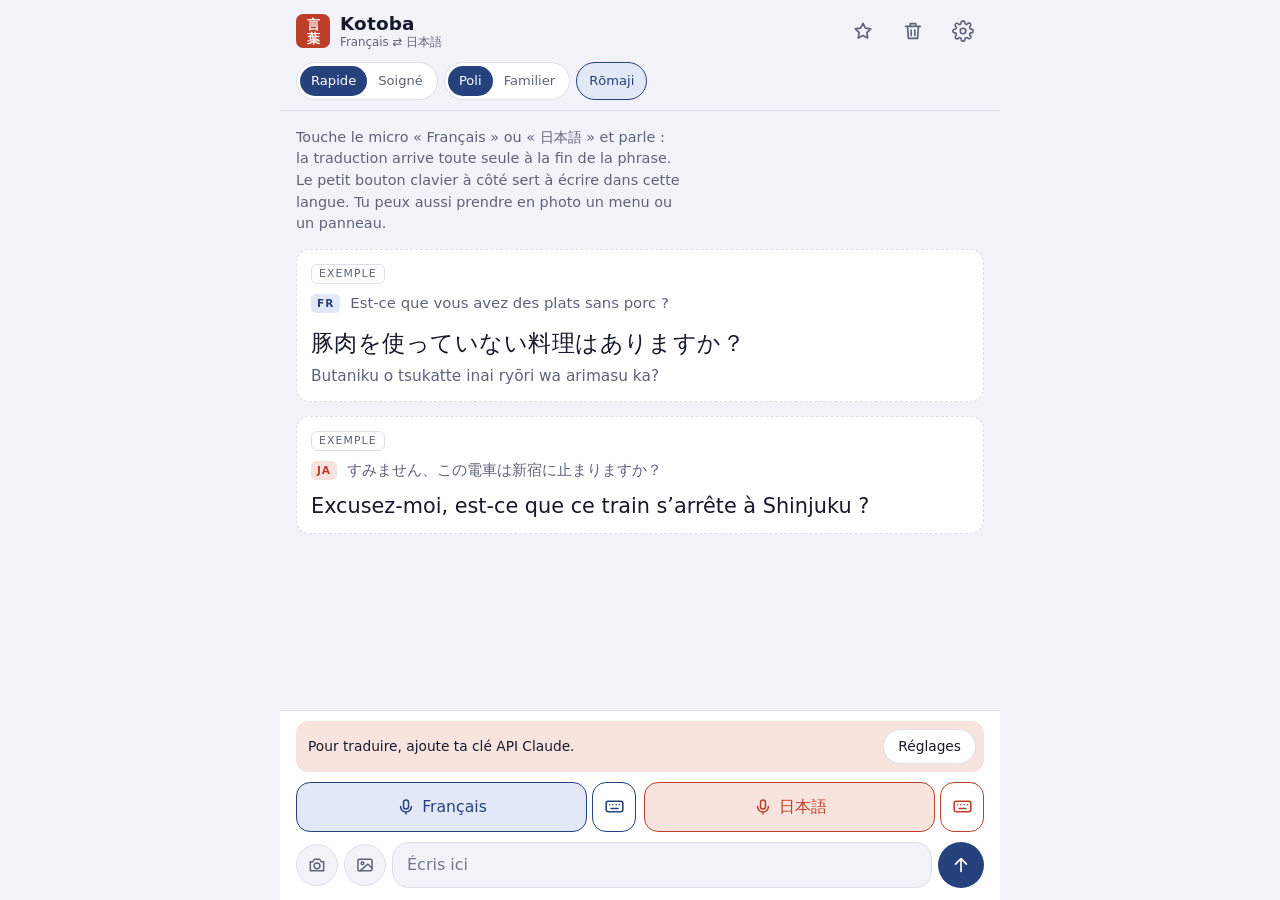
<file: web/index.html>
<!doctype html>
<html lang="fr">
<head>
<meta charset="utf-8">
<meta name="viewport" content="width=device-width, initial-scale=1, viewport-fit=cover, interactive-widget=resizes-content">
<meta http-equiv="Content-Security-Policy" content="default-src 'self'; script-src 'self'; style-src 'self' https://fonts.googleapis.com; font-src https://fonts.gstatic.com; img-src 'self' blob: data:; connect-src 'self' https://api.anthropic.com">
<meta name="theme-color" content="#F2F3F8" media="(prefers-color-scheme: light)">
<meta name="theme-color" content="#0E1120" media="(prefers-color-scheme: dark)">
<title>Kotoba</title>
<link rel="preconnect" href="https://fonts.googleapis.com">
<link rel="preconnect" href="https://fonts.gstatic.com" crossorigin>
<link rel="stylesheet" href="https://fonts.googleapis.com/css2?family=Zen+Kaku+Gothic+New:wght@400;500;700&display=swap">
<link rel="stylesheet" href="https://fonts.googleapis.com/css2?family=Shippori+Mincho+B1:wght@800&text=%E8%A8%80%E8%91%89&display=swap">
<link rel="stylesheet" href="app.css">
</head>
<body>
<div class="app">
  <header class="top band">
    <div class="brandrow">
      <span class="seal" aria-hidden="true"><span><b>言</b><b>葉</b></span></span>
      <div class="brand"><span class="name">Kotoba</span><span class="pair">Français ⇄ <span lang="ja">日本語</span></span></div>
      <span class="spacer"></span>
      <button id="camLiveBtn" class="icon-btn" type="button" aria-label="Caméra live : traduire le japonais filmé" hidden></button>
      <button id="liveBtn" class="icon-btn" type="button" aria-label="Live : traduire le japonais entendu autour de moi" hidden></button>
      <button id="favBtn" class="icon-btn" type="button" aria-pressed="false" aria-label="Afficher seulement les favoris"></button>
      <button id="clearBtn" class="icon-btn" type="button" aria-label="Effacer la conversation"></button>
      <button id="setBtn" class="icon-btn" type="button" aria-label="Réglages"></button>
    </div>
    <div id="confirm" class="confirm" hidden>
      <span id="confirmText">Effacer la conversation ?</span>
      <span class="spacer"></span>
      <button id="cancelClear" class="txt-btn" type="button">Annuler</button>
      <button id="doClear" class="txt-btn danger" type="button">Effacer</button>
    </div>
    <div class="prefs" role="group" aria-label="Réglages de traduction">
      <div class="seg" role="group" aria-label="Vitesse de traduction">
        <button type="button" id="tierQuick" data-pref="tier" data-val="quick">Rapide</button>
        <button type="button" id="tierCareful" data-pref="tier" data-val="careful">Soigné</button>
      </div>
      <div class="seg" role="group" aria-label="Registre du japonais">
        <button type="button" id="regPolite" data-pref="polite" data-val="1">Poli</button>
        <button type="button" id="regCasual" data-pref="polite" data-val="0">Familier</button>
      </div>
      <button type="button" id="romajiBtn" class="chip" aria-pressed="true">Rōmaji</button>
    </div>
  </header>

  <main id="thread" class="thread band"></main>

  <footer class="composer band">
    <div id="banner" class="banner" hidden>
      <span id="bannerText"></span>
      <button id="bannerBtn" class="txt-btn" type="button">Réglages</button>
    </div>
    <div class="speakers" role="group" aria-label="Parler ou écrire">
      <div class="spk-pair fr">
        <button type="button" class="spk" data-mic="fr" aria-pressed="false"><span class="ico"></span><span class="lbl">Français</span></button>
        <button type="button" class="kbd" data-kbd="fr" aria-label="Écrire en français"></button>
      </div>
      <div class="spk-pair ja" lang="ja">
        <button type="button" class="spk" data-mic="ja" aria-pressed="false"><span class="ico"></span><span class="lbl">日本語</span></button>
        <button type="button" class="kbd" data-kbd="ja" aria-label="日本語で入力"></button>
      </div>
    </div>
    <form id="form" class="field" autocomplete="off">
      <label id="cameraBtn" class="round photo" for="cameraInput" role="button" tabindex="0" aria-label="Prendre une photo"></label>
      <input id="cameraInput" class="vh" type="file" accept="image/*" capture="environment" tabindex="-1">
      <label id="galleryBtn" class="round photo" for="galleryInput" role="button" tabindex="0" aria-label="Choisir une photo dans la galerie"></label>
      <input id="galleryInput" class="vh" type="file" accept="image/*" tabindex="-1">
      <textarea id="src" rows="1" enterkeyhint="send" aria-label="Texte à traduire"></textarea>
      <button type="submit" id="sendBtn" class="round send" aria-label="Traduire"></button>
    </form>
  </footer>
</div>

<div id="show" class="show" role="dialog" aria-modal="true" aria-label="Traduction en grand" hidden>
  <button id="closeShow" class="icon-btn close" type="button" aria-label="Fermer"></button>
  <div class="big">
    <p id="showFrom" class="from"></p>
    <p id="showTr" class="bigtr"></p>
    <p id="showRo" class="bigro"></p>
  </div>
  <div class="showacts"><button id="showSpeak" class="txt-btn" type="button"></button></div>
</div>

<div id="live" class="panel live" role="dialog" aria-modal="true" aria-labelledby="liveTitle" hidden>
  <div class="panel-bar band">
    <div class="live-head"><h2 id="liveTitle">Live</h2><p id="liveState" class="live-state" role="status"></p><div class="meter" aria-hidden="true"><i id="liveLevel"></i></div></div>
    <button id="liveClose" class="icon-btn" type="button" aria-label="Arrêter et fermer"></button>
  </div>
  <div id="liveList" class="live-list band"></div>
  <div class="live-foot band">
    <p id="livePartial" class="live-partial" lang="ja"></p>
    <button id="liveToggle" class="live-toggle" type="button"></button>
    <details id="liveJournal" class="found">
      <summary>Journal du Live (en cas de souci)</summary>
      <pre id="liveLog" class="log"></pre>
      <div class="set-acts"><button id="liveCopyLog" class="txt-btn" type="button">Copier le journal</button></div>
    </details>
  </div>
</div>

<div id="settings" class="panel" role="dialog" aria-modal="true" aria-labelledby="setTitle" hidden>
  <div class="panel-bar band">
    <h2 id="setTitle">Réglages</h2>
    <button id="closeSettings" class="icon-btn" type="button" aria-label="Fermer"></button>
  </div>
  <div class="panel-body band">
    <section class="set-block">
      <h3>Clé API Claude</h3>
      <p class="hint">Kotoba appelle Claude directement avec ta clé. Elle reste seulement sur ce téléphone.</p>
      <div class="keyrow">
        <input id="keyInput" type="password" autocomplete="off" autocapitalize="off" autocorrect="off" spellcheck="false" placeholder="sk-ant-…" aria-label="Clé API">
        <button id="keyShow" class="txt-btn" type="button">Afficher</button>
      </div>
      <label class="ws-label" for="wsInput">Workspace, seulement si ta clé n’est liée à aucun</label>
      <input id="wsInput" class="ws-input" type="text" autocomplete="off" autocapitalize="off" autocorrect="off" spellcheck="false" placeholder="wrkspc_… (sinon laisse vide)">
      <div class="set-acts">
        <button id="keyDelete" class="txt-btn" type="button">Supprimer</button>
        <button id="keySave" class="txt-btn primary" type="button">Enregistrer et tester</button>
      </div>
      <p id="keyStatus" class="key-status" role="status"></p>
      <ol class="steps">
        <li>Ouvre <a href="https://platform.claude.com/settings/keys" target="_blank" rel="noopener">platform.claude.com</a> et connecte-toi (même compte que Claude).</li>
        <li><a href="https://platform.claude.com/settings/billing" target="_blank" rel="noopener">Billing</a> : ajoute un peu de crédit. 5 $ suffisent pour des milliers de phrases.</li>
        <li>API Keys : « Create key ». Lie la clé à un workspace (par exemple Default), puis copie-la et colle-la ci-dessus.</li>
        <li>Clé déjà créée sans workspace ? Colle l’ID du workspace (colonne ID de la page <a href="https://platform.claude.com/settings/workspaces" target="_blank" rel="noopener">Workspaces</a>) dans le second champ.</li>
      </ol>
      <p class="hint">C’est facturé à l’usage, à part de ton abonnement Claude.</p>
    </section>
    <section class="set-block">
      <h3>Dictée</h3>
      <label class="range-row" for="silenceInput"><span>Fin de la dictée après un silence de</span><output id="silenceOut" for="silenceInput"></output></label>
      <input id="silenceInput" class="range" type="range" min="1" max="15" step="0.5">
      <p class="hint">Plus c’est long, plus tu peux faire de pauses en parlant. Touche à nouveau le micro pour finir tout de suite.</p>
      <details class="found">
        <summary>Journal de la dernière dictée (en cas de souci)</summary>
        <pre id="speechLog" class="log"></pre>
        <div class="set-acts"><button id="copyLog" class="txt-btn" type="button">Copier le journal</button></div>
      </details>
    </section>
    <section class="set-block">
      <h3>Voix</h3>
      <div class="set-row">
        <span>Voix pour « Écouter »</span>
        <div class="seg" role="group" aria-label="Voix">
          <button type="button" data-voice="female">Femme</button>
          <button type="button" data-voice="male">Homme</button>
        </div>
      </div>
      <div class="set-acts">
        <button id="tryFr" class="txt-btn" type="button">Écouter en français</button>
        <button id="tryJa" class="txt-btn" type="button" lang="ja">日本語で聞く</button>
      </div>
      <p id="voiceInfo" class="hint"></p>
    </section>
    <section class="set-block">
      <h3>Clavier</h3>
      <div class="set-row">
        <label for="kanaInput">Japonais tapé en rōmaji → かな</label>
        <input id="kanaInput" class="switch" type="checkbox">
      </div>
      <p class="hint">Pour les claviers qui ne passent pas en japonais tout seuls, comme celui de Samsung : avec le bouton clavier 日本語, on tape « arigatou » et Kotoba écrit ありがとう. Il s’active tout seul quand le clavier reste en alphabet.</p>
    </section>
    <section class="set-block">
      <h3>Consommation</h3>
      <p id="usageText" class="hint"></p>
      <div class="set-acts"><button id="usageReset" class="txt-btn" type="button">Remettre à zéro</button></div>
    </section>
    <section class="set-block">
      <h3>Modèles</h3>
      <p class="hint">Rapide : Claude Haiku 5.5. Soigné et photos : Claude Sonnet 5.5.</p>
    </section>
    <p id="version" class="hint version"></p>
  </div>
</div>

<div id="lensView" class="lensview" role="dialog" aria-modal="true" aria-label="Photo traduite" hidden>
  <div class="lv-bar">
    <button id="lvClose" class="icon-btn" type="button" aria-label="Fermer"></button>
    <p id="lvTitle" class="lv-title"></p>
    <button id="lvTurn" class="icon-btn" type="button" aria-label="Tourner la photo"></button>
    <button id="lvOrig" class="chip" type="button" aria-pressed="false">Original</button>
  </div>
  <div id="lvScroll" class="lv-scroll"><div id="lvWrap" class="lv-wrap"></div></div>
  <p class="lv-hint">Touche un texte pour le lire en entier.</p>
  <div class="lv-zoom">
    <button id="lvOut" type="button" aria-label="Dézoomer">−</button>
    <span id="lvLevel">×1</span>
    <button id="lvIn" type="button" aria-label="Zoomer">+</button>
  </div>
</div>

<div id="sheet" class="sheet" role="dialog" aria-label="Texte traduit" hidden>
  <div class="sheet-in band">
    <p id="sheetO" class="sheet-o" lang="ja"></p>
    <p id="sheetT" class="sheet-t" lang="fr"></p>
    <div class="sheet-acts">
      <button id="sheetSpeak" class="txt-btn" type="button">Écouter le japonais</button>
      <button id="sheetClose" class="txt-btn" type="button">Fermer</button>
    </div>
  </div>
</div>

<div id="toast" class="toast" role="status" hidden></div>

<script src="app.js"></script>
</body>
</html>
</file>
<file: web/app.css>
/* Layout: one-screen phone app — header with brand and settings, scrolling thread of translation cards, composer docked at the bottom with the two microphone keys */
:root{
  --paper:#F2F3F8; --surface:#FFFFFF; --ink:#151A2C; --muted:#5D6479; --line:#DCE0EB;
  --ai:#25427C; --ai-soft:#E2E8F5; --on-ai:#FFFFFF;
  --shu:#BD3F2A; --shu-soft:#F8E4DF; --on-shu:#FFFFFF;
  --danger:#B3261E; --on-danger:#FFFFFF;
  --f-ui:"Zen Kaku Gothic New","Hiragino Sans","Noto Sans JP","Noto Sans CJK JP","Yu Gothic",system-ui,sans-serif;
  --f-seal:"Shippori Mincho B1","Hiragino Mincho ProN","Yu Mincho","Noto Serif JP","Noto Serif CJK JP",serif;
  --r:14px;
  /* space taken by the status and navigation bars: the Android app sets these, browsers use env() */
  --inset-top:env(safe-area-inset-top,0px); --inset-bottom:env(safe-area-inset-bottom,0px);
  /* photo overlays and the photo viewer keep one look in both themes: they sit on a photograph */
  --ov-bg:rgba(248,249,252,.95); --ov-fg:#10131F; --ov-edge:rgba(16,19,31,.14);
  --viewer-bg:#0B0D16; --viewer-fg:#F2F3F8; --viewer-ctl:rgba(242,243,248,.14);
  color-scheme:light;
}
@media (prefers-color-scheme: dark){
  :root:not([data-theme="light"]){
    --paper:#0E1120; --surface:#171B2D; --ink:#E8EAF3; --muted:#9AA1B7; --line:#283049;
    --ai:#93ABEB; --ai-soft:#212A47; --on-ai:#0E1120;
    --shu:#EA7A63; --shu-soft:#3A2321; --on-shu:#0E1120;
    --danger:#F2B8B5; --on-danger:#0E1120;
    color-scheme:dark;
  }
}
:root[data-theme="dark"]{
  --paper:#0E1120; --surface:#171B2D; --ink:#E8EAF3; --muted:#9AA1B7; --line:#283049;
  --ai:#93ABEB; --ai-soft:#212A47; --on-ai:#0E1120;
  --shu:#EA7A63; --shu-soft:#3A2321; --on-shu:#0E1120;
  --danger:#F2B8B5; --on-danger:#0E1120;
  color-scheme:dark;
}
*{box-sizing:border-box}
html,body{height:100%;margin:0}
body{background:var(--paper);color:var(--ink);font-family:var(--f-ui);font-size:16px;line-height:1.5;overflow:hidden;-webkit-text-size-adjust:100%}
button{font:inherit;color:inherit;background:none;border:0;cursor:pointer;-webkit-tap-highlight-color:transparent}
:focus-visible{outline:2px solid var(--ai);outline-offset:2px}
svg{display:block}
a{color:var(--ai)}

.app{height:100%;max-width:720px;margin:0 auto;display:flex;flex-direction:column}
.band{padding-left:max(16px,env(safe-area-inset-left,0px));padding-right:max(16px,env(safe-area-inset-right,0px))}

/* Header */
.top{flex:none;padding-top:calc(10px + var(--inset-top));padding-bottom:10px;border-bottom:1px solid var(--line);display:flex;flex-direction:column;gap:10px}
.brandrow{display:flex;align-items:center;gap:8px}
.seal b{font-weight:800}
.seal{flex:none;width:34px;height:34px;border-radius:7px;background:var(--shu);color:var(--on-shu);display:grid;place-items:center;font-family:var(--f-seal);font-weight:800;font-size:13px;line-height:1}
.seal span{display:flex;flex-direction:column;align-items:center;gap:1px}
.brand{display:flex;flex-direction:column;line-height:1.2;min-width:0;margin-left:2px}
.name{font-weight:700;font-size:1.15rem;letter-spacing:.01em}
.pair{font-size:.74rem;color:var(--muted);white-space:nowrap;overflow:hidden;text-overflow:ellipsis}
.spacer{flex:1}
.icon-btn{flex:none;width:42px;height:42px;border-radius:12px;display:grid;place-items:center;color:var(--muted)}
.icon-btn svg{width:22px;height:22px}
@media (max-width:420px){.brandrow{gap:2px}.brandrow .icon-btn{width:38px}.brand{margin:0 6px 0 8px}}
@media (max-width:380px){.brandrow .icon-btn{width:35px}.brand{margin:0 2px 0 6px}.pair{font-size:.7rem}}
@media (max-width:340px){.brand{display:none}}
.icon-btn[aria-pressed="true"]{background:var(--shu-soft);color:var(--shu)}
.icon-btn[aria-pressed="true"] svg path{fill:currentColor}
.prefs{display:flex;gap:6px;overflow-x:auto;scrollbar-width:none;margin-inline:-2px;padding-inline:2px}
.prefs::-webkit-scrollbar{display:none}
.seg{flex:none;display:inline-flex;background:var(--surface);border:1px solid var(--line);border-radius:999px;padding:3px}
.seg button{padding:5px 11px;border-radius:999px;font-size:.82rem;color:var(--muted);white-space:nowrap}
.seg button[aria-pressed="true"]{background:var(--ai);color:var(--on-ai);font-weight:500}
.chip{flex:none;border:1px solid var(--line);background:var(--surface);border-radius:999px;padding:5px 12px;font-size:.82rem;color:var(--muted);white-space:nowrap}
.chip[aria-pressed="true"]{border-color:var(--ai);color:var(--ai);background:var(--ai-soft);font-weight:500}
.confirm{display:flex;align-items:center;gap:8px;flex-wrap:wrap;font-size:.9rem;background:var(--surface);border:1px solid var(--line);border-radius:12px;padding:8px 8px 8px 12px}
.txt-btn{padding:6px 14px;border-radius:999px;border:1px solid var(--line);font-size:.86rem;background:var(--surface);color:var(--ink)}
.txt-btn.danger{background:var(--danger);color:var(--on-danger);border-color:transparent}
.txt-btn.primary{background:var(--ai);color:var(--on-ai);border-color:transparent;font-weight:500}
.txt-btn:disabled{opacity:.5;cursor:default}

/* Thread */
.thread{flex:1;min-height:0;overflow-y:auto;overscroll-behavior:contain;padding-block:16px 20px;display:flex;flex-direction:column;gap:14px}
.intro{margin:0;color:var(--muted);font-size:.9rem;max-width:42ch}
.card{flex:none;background:var(--surface);border:1px solid var(--line);border-radius:var(--r);padding:14px 14px 6px;display:flex;flex-direction:column;gap:10px;min-width:0}
.card.example{border-style:dashed}
.badge{align-self:flex-start;font-size:.68rem;letter-spacing:.1em;text-transform:uppercase;color:var(--muted);border:1px solid var(--line);border-radius:6px;padding:1px 7px;margin-bottom:-2px}
.src{display:flex;gap:10px;align-items:flex-start;color:var(--muted);font-size:.93rem;min-width:0}
.src p{margin:0;min-width:0;overflow-wrap:anywhere;white-space:pre-wrap}
.tag{flex:none;font-size:.66rem;font-weight:700;letter-spacing:.09em;padding:3px 6px;border-radius:5px;margin-top:2px;line-height:1.2}
.tag.fr{background:var(--ai-soft);color:var(--ai)}
.tag.ja{background:var(--shu-soft);color:var(--shu)}
.thumb{flex:none;width:64px;height:64px;object-fit:cover;border-radius:10px;border:1px solid var(--line)}
.out{display:flex;flex-direction:column;gap:4px;min-width:0;padding-bottom:6px}
.tr{margin:0;font-size:1.3rem;line-height:1.45;font-weight:500;overflow-wrap:anywhere;white-space:pre-wrap}
.out[lang="ja"] .tr{font-size:1.45rem;line-height:1.6;letter-spacing:.02em}
.ro{margin:0;color:var(--muted);font-size:.96rem;overflow-wrap:anywhere}
.rt{display:inline-flex;gap:2px;margin-left:8px;vertical-align:middle;border:1px solid var(--line);border-radius:999px;padding:2px;background:var(--paper)}
.rt button{min-width:34px;padding:3px 8px;border-radius:999px;font-size:.72rem;font-weight:700;letter-spacing:.06em;color:var(--muted)}
.rt button[aria-pressed="true"]{background:var(--shu-soft);color:var(--shu)}
.rt button[data-view="fr"][aria-pressed="true"]{background:var(--ai-soft);color:var(--ai)}
.note{margin:6px 0 0;font-size:.86rem;color:var(--muted);border-left:2px solid var(--shu);padding-left:10px}
.rows{display:flex;flex-direction:column;gap:10px}
.rows .lead{margin:0;font-weight:700;font-size:1.02rem}
.rows .plain{margin:0;color:var(--muted);font-size:.9rem}
.row{display:flex;flex-direction:column;gap:1px;min-width:0}
.row .orig{color:var(--muted);font-size:.9rem;overflow-wrap:anywhere}
.row .trl{font-size:1.06rem;font-weight:500;overflow-wrap:anywhere}
.dots{display:inline-flex;gap:6px;padding:8px 0 10px}
.dots i{width:7px;height:7px;border-radius:50%;background:var(--muted);animation:blink 1.1s infinite ease-in-out}
.dots i:nth-child(2){animation-delay:.18s}
.dots i:nth-child(3){animation-delay:.36s}
@keyframes blink{0%,80%,100%{opacity:.25}40%{opacity:1}}
.err{display:flex;align-items:center;gap:10px;flex-wrap:wrap;color:var(--danger);font-size:.9rem;padding-bottom:8px}
.acts{display:flex;flex-wrap:wrap;gap:2px;margin-inline:-8px;border-top:1px solid var(--line);padding-top:2px}
.act{display:inline-flex;align-items:center;gap:6px;padding:9px 8px;border-radius:10px;color:var(--muted);font-size:.8rem}
.act svg{width:19px;height:19px}
.act:active{background:var(--ai-soft)}
.act.on{color:var(--shu)}
.act.on svg path{fill:currentColor}

/* Composer */
.composer{flex:none;background:var(--surface);border-top:1px solid var(--line);padding-top:10px;padding-bottom:max(12px,var(--inset-bottom));display:flex;flex-direction:column;gap:10px}
.banner{display:flex;align-items:center;gap:10px;font-size:.86rem;padding:8px 8px 8px 12px;border-radius:12px;background:var(--shu-soft);color:var(--ink)}
.banner span{flex:1;min-width:0}
.speakers{display:grid;grid-template-columns:1fr 1fr;gap:8px}
/* each language: a wide microphone key and a small keyboard key */
.spk-pair{--accent:var(--ai);--accent-soft:var(--ai-soft);--on-accent:var(--on-ai);display:flex;gap:5px;min-width:0}
.spk-pair.ja{--accent:var(--shu);--accent-soft:var(--shu-soft);--on-accent:var(--on-shu)}
.spk{position:relative;flex:1;border:1.5px solid var(--accent);border-radius:14px;padding:12px 8px;font-size:.98rem;font-weight:500;color:var(--accent);background:var(--accent-soft);display:flex;align-items:center;justify-content:center;gap:6px;min-width:0;white-space:nowrap;overflow:hidden}
.kbd{flex:none;width:44px;border:1.5px solid var(--accent);border-radius:14px;color:var(--accent);background:var(--surface);display:grid;place-items:center}
.kbd svg{width:21px;height:21px}
.kbd:active{background:var(--accent-soft)}
.spk .lbl{overflow:hidden;text-overflow:ellipsis;font-size:min(1em,17cqi)}
/* narrow screen or large system font: the language name matters more than the icon */
.spk{container-type:inline-size}
@container (max-width:88px){.spk .ico{display:none}}
.spk svg{flex:none;width:20px;height:20px}
.spk.listening{background:var(--accent);color:var(--on-accent)}
/* countdown: the outline drains over the silence left before the dictation ends */
.spk svg.ring{position:absolute;inset:0;width:100%;height:100%;pointer-events:none;opacity:0}
.spk.listening svg.ring{opacity:1}
.spk.listening.ending svg.ring{opacity:0}
.ring rect{x:2.5px;y:2.5px;width:calc(100% - 5px);height:calc(100% - 5px);rx:11px;fill:none;stroke:var(--on-accent);stroke-width:3;stroke-dasharray:100;stroke-dashoffset:0}
.field{position:relative;display:flex;align-items:flex-end;gap:6px;margin:0}
.field textarea{flex:1;min-width:0;resize:none;border:1px solid var(--line);border-radius:16px;padding:11px 14px;font:inherit;font-size:1rem;line-height:1.4;max-height:150px;background:var(--paper);color:var(--ink)}
.field textarea::placeholder{color:var(--muted);opacity:.85}
.field textarea:focus{outline:none;border-color:var(--ai)}
.field textarea[readonly]{border-color:var(--ai)}
.field textarea[readonly][lang="ja"]{border-color:var(--shu)}
.round{flex:none;width:46px;height:46px;border-radius:50%;display:grid;place-items:center}
.round svg{width:22px;height:22px}
.photo{border:1px solid var(--line);background:var(--paper);color:var(--muted);cursor:pointer}
.vh{position:absolute;width:1px;height:1px;margin:-1px;padding:0;border:0;opacity:0;overflow:hidden;clip:rect(0 0 0 0);pointer-events:none}
.round.photo{width:42px;height:42px;margin-bottom:2px}
.round.photo svg{width:20px;height:20px}
.send{background:var(--ai);color:var(--on-ai)}
.send.ja{background:var(--shu);color:var(--on-shu)}
.send.stop{background:var(--ink);color:var(--paper)}
.send:disabled{opacity:.4;cursor:default}

/* Big view for showing the phone to someone */
.show{position:fixed;inset:0;z-index:20;background:var(--paper);display:flex;flex-direction:column;gap:12px;padding-top:calc(12px + var(--inset-top));padding-bottom:calc(20px + var(--inset-bottom));padding-left:max(20px,env(safe-area-inset-left,0px));padding-right:max(20px,env(safe-area-inset-right,0px))}
.show .close{align-self:flex-end}
.big{flex:1;min-height:0;overflow-y:auto;display:flex;flex-direction:column;justify-content:safe center;gap:16px}
.from{margin:0;font-size:.88rem;color:var(--muted)}
.bigtr{margin:0;font-size:clamp(1.9rem,8.5vw,3.4rem);line-height:1.45;font-weight:700;overflow-wrap:anywhere;white-space:pre-wrap}
.bigro{margin:0;font-size:1.1rem;color:var(--muted);overflow-wrap:anywhere}
.showacts{display:flex;justify-content:center}
.showacts .txt-btn{display:inline-flex;align-items:center;gap:8px;padding:10px 20px;font-size:1rem}
.showacts svg{width:20px;height:20px}

/* Settings */
.panel{position:fixed;inset:0;z-index:25;background:var(--paper);display:flex;flex-direction:column;padding-top:var(--inset-top);padding-bottom:var(--inset-bottom)}
/* Live: Japanese heard around, translated phrase by phrase (below Réglages, above the rest) */
.live{z-index:22}
.live-head{min-width:0}
.live-head h2{margin:0}
.live-state{margin:0;font-size:.82rem;color:var(--muted)}
.meter{height:4px;margin-top:6px;border-radius:2px;background:var(--line);overflow:hidden;max-width:220px}
.meter i{display:block;height:100%;width:0;background:var(--ai);transition:width .2s linear}
.live-list{flex:1;min-height:0;overflow-y:auto;display:flex;flex-direction:column;gap:14px;padding-block:16px}
.live-list .intro{margin:auto 0}
.lp{display:flex;flex-direction:column;gap:2px}
.lp .fr{margin:0;font-size:1.3rem;font-weight:500;line-height:1.35}
.lp .ja{margin:0;font-size:.85rem;color:var(--muted)}
.lp.pending .fr{color:var(--muted)}
.lp.error .fr{font-size:.95rem;color:var(--danger)}
.live-foot{flex:none;display:flex;flex-direction:column;gap:10px;padding-block:10px 14px;border-top:1px solid var(--line)}
.live-partial{margin:0;min-height:1.4em;font-size:.95rem;color:var(--muted);overflow:hidden;text-overflow:ellipsis;white-space:nowrap}
.live-toggle{align-self:stretch;padding:14px;border-radius:14px;font-size:1.05rem;font-weight:500;background:var(--ai);color:var(--on-ai)}
.live-toggle.stop{background:var(--danger);color:var(--on-danger)}
.panel-bar{flex:none;display:flex;align-items:center;justify-content:space-between;gap:8px;padding-block:8px;border-bottom:1px solid var(--line)}
.panel-bar h2{margin:0;font-size:1.15rem}
.panel-body{flex:1;min-height:0;overflow-y:auto;padding-block:16px 28px;display:flex;flex-direction:column;gap:14px;max-width:720px;width:100%;margin:0 auto}
.set-block{background:var(--surface);border:1px solid var(--line);border-radius:var(--r);padding:14px;display:flex;flex-direction:column;gap:10px}
.set-block h3{margin:0;font-size:1rem}
.hint{margin:0;color:var(--muted);font-size:.88rem}
.keyrow{display:flex;gap:8px;align-items:center}
.keyrow input{flex:1;min-width:0;border:1px solid var(--line);border-radius:12px;padding:10px 12px;font:inherit;font-family:ui-monospace,"Roboto Mono",monospace;font-size:.9rem;background:var(--paper);color:var(--ink)}
.keyrow input:focus{outline:none;border-color:var(--ai)}
.ws-label{font-size:.84rem;color:var(--muted);margin-bottom:-4px}
.ws-input{width:100%;border:1px solid var(--line);border-radius:12px;padding:9px 12px;font:inherit;font-family:ui-monospace,"Roboto Mono",monospace;font-size:.88rem;background:var(--paper);color:var(--ink)}
.ws-input:focus{outline:none;border-color:var(--ai)}
.set-acts{display:flex;gap:8px;justify-content:flex-end;flex-wrap:wrap}
.key-status{margin:0;font-size:.9rem;min-height:1.35em}
.range-row{display:flex;justify-content:space-between;align-items:baseline;gap:12px;font-size:.92rem}
.range-row output{flex:none;font-weight:700;color:var(--ai);font-variant-numeric:tabular-nums}
.range{width:100%;accent-color:var(--ai);margin:0}
.set-row{display:flex;align-items:center;justify-content:space-between;gap:12px;font-size:.92rem}
.switch{flex:none;width:22px;height:22px;accent-color:var(--ai);margin:0}
.log{margin:8px 0;max-height:240px;overflow:auto;padding:8px 10px;border-radius:10px;background:var(--paper);border:1px solid var(--line);font:.72rem/1.45 ui-monospace,"Roboto Mono",monospace;white-space:pre-wrap;overflow-wrap:anywhere;color:var(--ink)}
.card.cut .tr,.card.cut .ro,.card.cut .rows,.card.cut .layer{opacity:.55}
.wait{margin:0;color:var(--muted);font-size:.9rem}
.ask{display:flex;align-items:center;gap:8px;flex-wrap:wrap;margin-top:8px;padding:8px 8px 8px 12px;border-radius:12px;background:var(--paper);border:1px solid var(--line);font-size:.88rem}
.ask span{flex:1 0 100%}
.ask .txt-btn:first-of-type{margin-left:auto}
.key-status.ok{color:var(--ai)}
.key-status.bad{color:var(--danger)}
.steps{margin:0;padding-left:1.3em;font-size:.88rem;display:flex;flex-direction:column;gap:4px}
.version{text-align:center;font-size:.78rem}

.toast{position:fixed;left:50%;transform:translateX(-50%);bottom:calc(170px + var(--inset-bottom));z-index:50;background:var(--ink);color:var(--paper);padding:8px 16px;border-radius:999px;font-size:.88rem;max-width:calc(100% - 32px);text-align:center}

/* Photo translated in place */
.lens{display:flex;flex-direction:column;gap:8px;min-width:0}
.frame{position:relative;align-self:center;width:100%;max-width:100%;border-radius:10px;overflow:hidden;background:var(--line)}
.stage{position:absolute;left:0;top:0;width:100%;overflow:hidden}
.stage img{position:absolute;inset:0;width:100%;height:100%;max-width:none;display:block;object-fit:fill}
.layer{position:absolute;inset:0;transition:opacity .2s}
.stage.orig .layer{opacity:0;pointer-events:none}
.ov{position:absolute;display:flex;align-items:center;justify-content:center;padding:0 2px;background:var(--ov-bg);color:var(--ov-fg);border-radius:3px;box-shadow:0 0 0 1px var(--ov-edge);font-family:var(--f-ui);font-weight:500;line-height:1.08;text-align:center;overflow:hidden}
.ov span{display:block;flex:none;width:100%;overflow-wrap:normal;word-break:normal}
.ov span.clamp{display:-webkit-box;-webkit-box-orient:vertical;overflow:hidden}
.ov:focus-visible{outline:2px solid var(--shu);outline-offset:1px}
.stage.scan::after{content:"";position:absolute;left:0;right:0;top:0;height:3px;background:var(--ai);box-shadow:0 0 14px 3px var(--ai);animation:scan 1.8s ease-in-out infinite alternate}
@keyframes scan{from{top:0}to{top:calc(100% - 3px)}}
.lensbar{display:flex;align-items:center;gap:8px;flex-wrap:wrap}
.lensbar .status{flex:1;min-width:0;font-size:.85rem;color:var(--muted)}
.lensbar .chip, .lensbar .txt-btn{padding:5px 12px;font-size:.82rem}
.lensbar .turn{width:34px;height:34px}
.found summary{cursor:pointer;color:var(--muted);font-size:.88rem;padding:4px 0}
.found .rows{padding-top:8px}

/* Detail of one translated block */
.sheet{position:fixed;left:0;right:0;bottom:0;z-index:40;background:var(--surface);color:var(--ink);border-top:1px solid var(--line);border-radius:18px 18px 0 0;box-shadow:0 -10px 30px rgba(0,0,0,.25);padding-bottom:var(--inset-bottom)}
.sheet-in{max-width:720px;margin:0 auto;padding-block:14px 16px;display:flex;flex-direction:column;gap:6px}
.sheet-o{margin:0;color:var(--muted);font-size:.95rem;overflow-wrap:anywhere}
.sheet-t{margin:0;font-size:1.25rem;font-weight:500;overflow-wrap:anywhere}
.sheet-acts{display:flex;gap:8px;flex-wrap:wrap;justify-content:flex-end;padding-top:6px}

/* Full-screen photo viewer */
.lensview{position:fixed;inset:0;z-index:30;background:var(--viewer-bg);color:var(--viewer-fg);display:flex;flex-direction:column;padding-top:var(--inset-top);padding-bottom:var(--inset-bottom)}
.lv-bar{flex:none;display:flex;align-items:center;gap:8px;padding-block:6px;padding-left:max(8px,env(safe-area-inset-left,0px));padding-right:max(12px,env(safe-area-inset-right,0px))}
.lv-bar .icon-btn{color:var(--viewer-fg)}
.lv-title{flex:1;min-width:0;margin:0;font-weight:500;white-space:nowrap;overflow:hidden;text-overflow:ellipsis}
.lv-bar .chip{background:var(--viewer-ctl);border-color:transparent;color:var(--viewer-fg)}
.lv-bar .chip[aria-pressed="true"]{background:var(--viewer-fg);color:var(--viewer-bg)}
.lv-scroll{flex:1;min-height:0;overflow:auto;display:flex;-webkit-overflow-scrolling:touch}
.lv-wrap{flex:none;margin:auto}
.lv-wrap .frame{border-radius:0;width:100%}
.lv-zoom{position:absolute;right:max(16px,env(safe-area-inset-right,0px));bottom:calc(18px + var(--inset-bottom));display:flex;align-items:center;gap:2px;background:var(--viewer-fg);color:var(--viewer-bg);border-radius:999px;padding:4px}
.lv-zoom button{width:40px;height:40px;border-radius:50%;font-size:1.4rem;line-height:1;color:var(--viewer-bg)}
.lv-zoom span{min-width:3ch;text-align:center;font-size:.85rem;font-variant-numeric:tabular-nums}
.lv-hint{position:absolute;left:max(16px,env(safe-area-inset-left,0px));bottom:calc(30px + var(--inset-bottom));margin:0;font-size:.8rem;opacity:.75;max-width:55%}

[hidden]{display:none !important}

@media (prefers-reduced-motion: reduce){.dots i{animation:none;opacity:.6}.stage.scan::after{animation:none;top:0}.layer{transition:none}}
</file>
